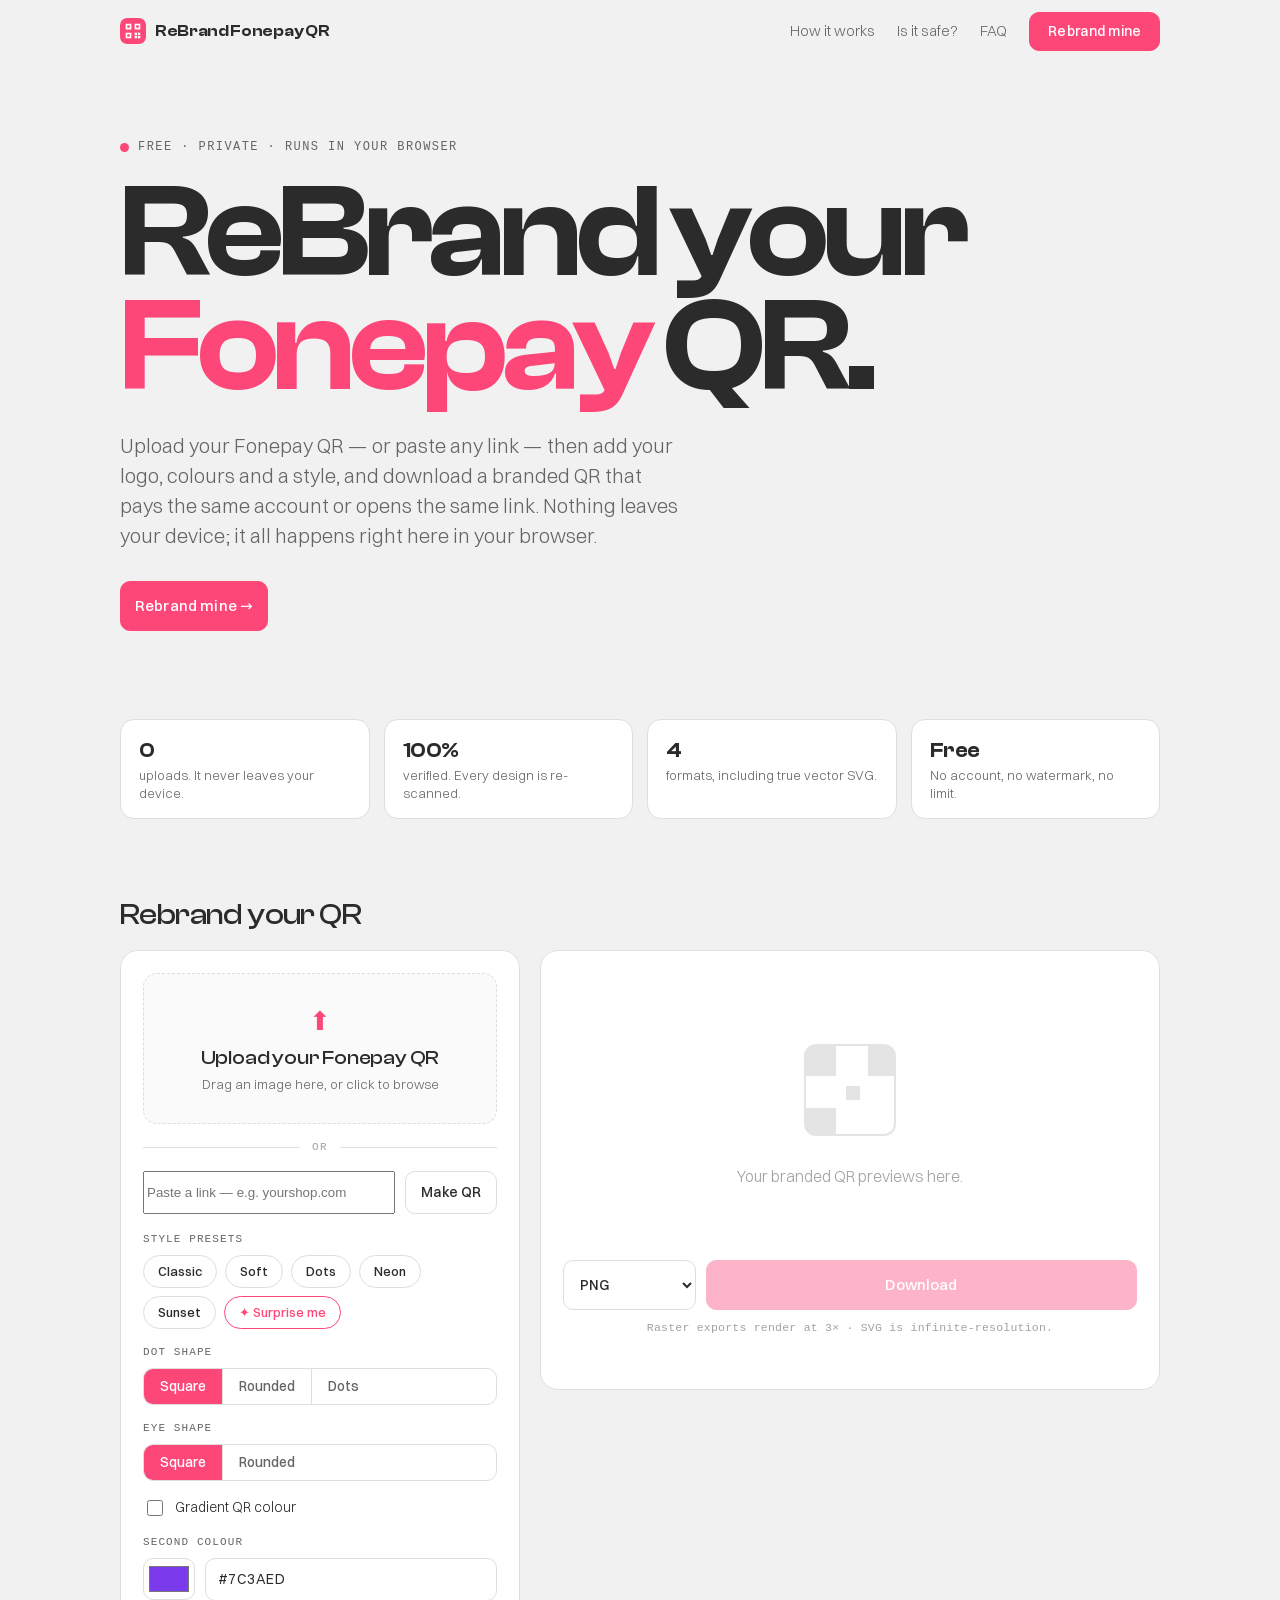
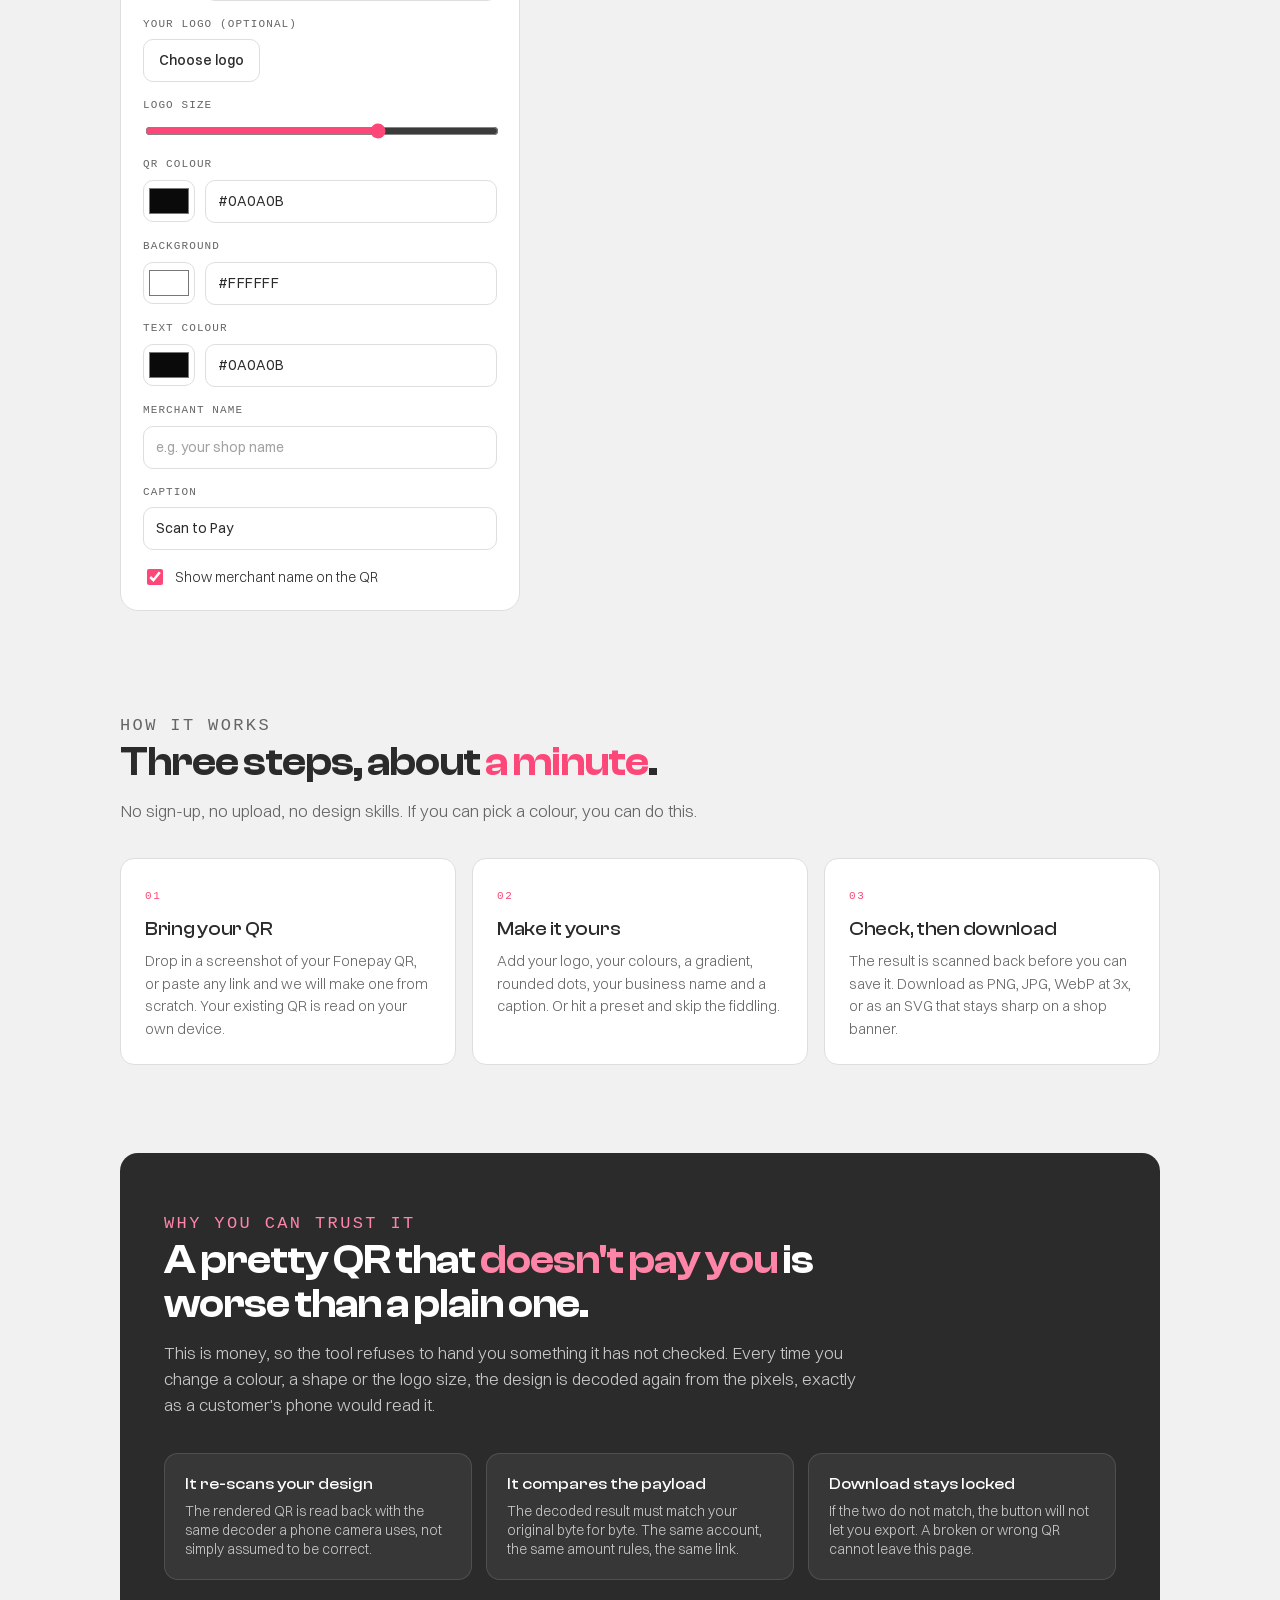
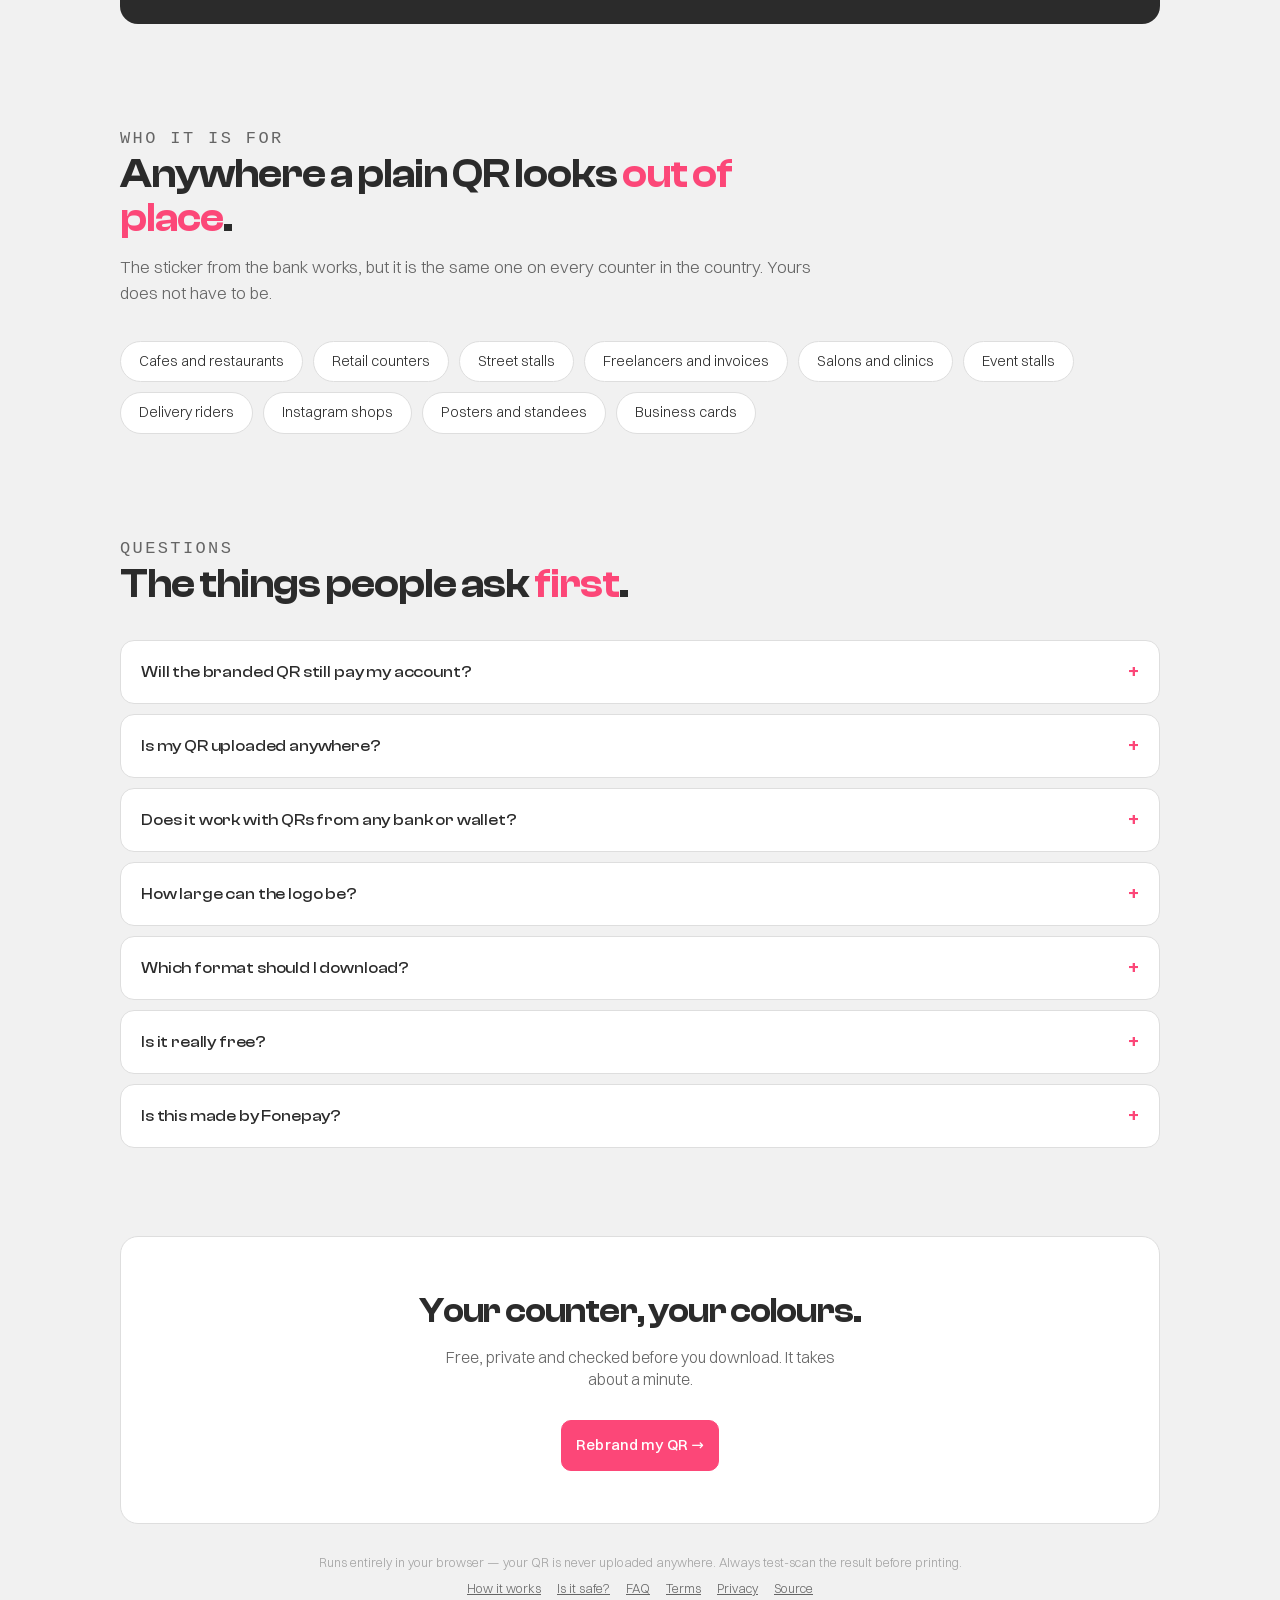
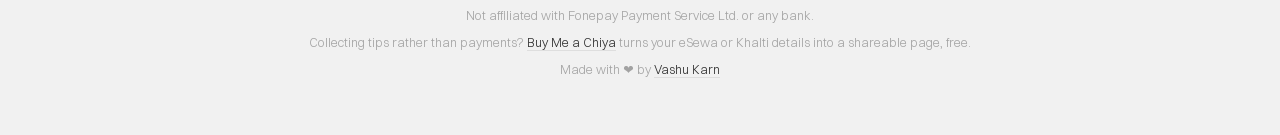
<file: index.html>
<!doctype html>
<html lang="en">
<head>
  <meta charset="utf-8">
  <meta name="viewport" content="width=device-width, initial-scale=1">

  <!-- Google Tag Manager. This site has its own container, kept
       separate from the portfolio and Buy Me a Chiya containers. -->
  <script>(function(w,d,s,l,i){w[l]=w[l]||[];w[l].push({'gtm.start':
  new Date().getTime(),event:'gtm.js'});var f=d.getElementsByTagName(s)[0],
  j=d.createElement(s),dl=l!='dataLayer'?'&l='+l:'';j.async=true;j.src=
  'https://www.googletagmanager.com/gtm.js?id='+i+dl;f.parentNode.insertBefore(j,f);
  })(window,document,'script','dataLayer','GTM-MTWSJGR3');</script>
  <!-- End Google Tag Manager -->

  <title>ReBrand Fonepay QR — Add Your Logo &amp; Colours to a Fonepay QR</title>
  <meta name="description" content="Free tool to rebrand your Fonepay QR. Add your logo, colours and business name, then download a custom QR that pays the exact same account. Runs entirely in your browser — nothing is uploaded.">
  <link rel="canonical" href="https://rebrandfonepayqr.vijaykarn.com.np/">
  <meta name="robots" content="index, follow">
  <meta name="theme-color" content="#fc4778">

  <!-- Open Graph / social -->
  <meta property="og:type" content="website">
  <meta property="og:site_name" content="ReBrand Fonepay QR">
  <meta property="og:title" content="ReBrand Fonepay QR — add your logo &amp; colours to a Fonepay QR">
  <meta property="og:description" content="Upload your Fonepay QR, add your logo and colours, and download a branded one that pays the same account. Free and private — runs in your browser.">
  <meta property="og:url" content="https://rebrandfonepayqr.vijaykarn.com.np/">
  <meta property="og:image" content="https://rebrandfonepayqr.vijaykarn.com.np/og-image.png">
  <meta property="og:image:width" content="1200">
  <meta property="og:image:height" content="630">
  <meta name="twitter:card" content="summary_large_image">
  <meta name="twitter:title" content="ReBrand Fonepay QR">
  <meta name="twitter:description" content="Add your logo &amp; colours to a Fonepay QR — free, private, in your browser.">
  <meta name="twitter:image" content="https://rebrandfonepayqr.vijaykarn.com.np/og-image.png">

  <link rel="icon" href="favicon.ico" sizes="any">
  <link rel="icon" href="favicon.svg" type="image/svg+xml">
  <link rel="icon" type="image/png" sizes="192x192" href="icon-192.png">
  <link rel="apple-touch-icon" href="apple-touch-icon.png">
  <link rel="preload" href="lib/fonts/clash-display-600.woff2" as="font" type="font/woff2" crossorigin>
  <link rel="preload" href="lib/fonts/switzer-300.woff2" as="font" type="font/woff2" crossorigin>
  <link rel="stylesheet" href="style.css?v=2">

  <script type="application/ld+json">
  {
    "@context": "https://schema.org",
    "@type": "WebApplication",
    "name": "ReBrand Fonepay QR",
    "url": "https://rebrandfonepayqr.vijaykarn.com.np/",
    "description": "Free tool to rebrand a Fonepay QR with your logo, colours and business name. The redesigned QR pays the same account. Runs entirely in the browser.",
    "applicationCategory": "UtilitiesApplication",
    "operatingSystem": "Any (web browser)",
    "browserRequirements": "Requires JavaScript",
    "offers": { "@type": "Offer", "price": "0", "priceCurrency": "NPR" }
  }
  </script>

  <script type="application/ld+json">
  {
    "@context": "https://schema.org",
    "@type": "FAQPage",
    "mainEntity": [
      {
        "@type": "Question",
        "name": "Will the branded QR still pay my account?",
        "acceptedAnswer": {
          "@type": "Answer",
          "text": "Yes, and the tool proves it rather than promising it. The design you download has been decoded back from its own pixels and matched against your original payload. If anything differs, the download is blocked. That said, always test-scan with your own phone before printing a hundred copies."
        }
      },
      {
        "@type": "Question",
        "name": "Is my QR uploaded anywhere?",
        "acceptedAnswer": {
          "@type": "Answer",
          "text": "No. There is no server to upload it to. The page loads, and everything after that happens in your browser using your own device. You can turn off your internet after the page loads and the tool still works."
        }
      },
      {
        "@type": "Question",
        "name": "Does it work with QRs from any bank or wallet?",
        "acceptedAnswer": {
          "@type": "Answer",
          "text": "It works with any standard payment QR, including Fonepay QRs from Nepali banks and wallets, because it preserves whatever data is already encoded rather than rebuilding it. It also handles plain links, Wi-Fi codes and anything else a QR can carry."
        }
      },
      {
        "@type": "Question",
        "name": "How large can the logo be?",
        "acceptedAnswer": {
          "@type": "Answer",
          "text": "The slider stops at about a quarter of the code, because beyond roughly 30% even high error correction starts to fail. The tool uses the strongest correction level so a centre logo is safe, and the re-scan check catches anything that goes too far."
        }
      },
      {
        "@type": "Question",
        "name": "Which format should I download?",
        "acceptedAnswer": {
          "@type": "Answer",
          "text": "SVG for anything printed, since it stays sharp at any size, from a business card to a shop banner. PNG for screens and social posts. JPG and WebP are there for when a platform insists on them. Raster exports render at 3x so they hold up in print."
        }
      },
      {
        "@type": "Question",
        "name": "Is it really free?",
        "acceptedAnswer": {
          "@type": "Answer",
          "text": "Yes. No account, no watermark, no limit on how many you make. The code is open source under the MIT licence, so you can read exactly what it does or run your own copy."
        }
      },
      {
        "@type": "Question",
        "name": "Is this made by Fonepay?",
        "acceptedAnswer": {
          "@type": "Answer",
          "text": "No. It is an independent tool and is not affiliated with, endorsed by or connected to Fonepay Payment Service Ltd. or any bank. It re-renders a QR you already have and never moves money."
        }
      }
    ]
  }
  </script>
</head>
<body>

  <!-- Google Tag Manager (noscript) -->
  <noscript><iframe src="https://www.googletagmanager.com/ns.html?id=GTM-MTWSJGR3"
  height="0" width="0" style="display:none;visibility:hidden"></iframe></noscript>
  <!-- End Google Tag Manager (noscript) -->
  <a class="skip" href="#tool">Skip to the tool</a>

  <nav class="nav" id="nav" aria-label="Primary">
    <div class="nav-inner">
      <a class="brand" href="/"><img src="favicon.svg" alt="" width="26" height="26">ReBrand Fonepay QR</a>
      <div class="nav-links">
        <a href="#how">How it works</a>
        <a href="#safe">Is it safe?</a>
        <a href="#faq">FAQ</a>
        <a class="btn primary" href="#tool">Rebrand mine</a>
      </div>
    </div>
  </nav>

  <header class="hero">
    <p class="eyebrow"><span class="dot"></span> Free · Private · Runs in your browser</p>
    <h1 class="hero-title">ReBrand your <em>Fonepay</em> QR.</h1>
    <p class="hero-sub">Upload your Fonepay QR — or paste any link — then add your logo, colours and a style, and download a branded QR that pays the same account or opens the same link. Nothing leaves your device; it all happens right here in your browser.</p>
    <a href="#tool" class="btn primary hero-cta">Rebrand mine →</a>
  </header>

  <div class="trust">
    <div><b>0</b><span>uploads. It never leaves your device.</span></div>
    <div><b>100%</b><span>verified. Every design is re-scanned.</span></div>
    <div><b>4</b><span>formats, including true vector SVG.</span></div>
    <div><b>Free</b><span>No account, no watermark, no limit.</span></div>
  </div>

  <h2 class="tool-heading" id="tool">Rebrand your QR</h2>
  <main class="grid">
    <!-- Controls -->
    <section class="panel" aria-label="Design controls">
      <label class="drop" id="drop">
        <input type="file" id="qrFile" accept="image/*" hidden>
        <div class="drop-inner">
          <div class="drop-ico">⬆</div>
          <div><strong>Upload your Fonepay QR</strong></div>
          <div class="muted">Drag an image here, or click to browse</div>
        </div>
      </label>

      <div class="or"><span>or</span></div>
      <div class="linkrow">
        <input type="url" id="linkInput" placeholder="Paste a link — e.g. yourshop.com" inputmode="url" spellcheck="false" autocomplete="off">
        <button type="button" id="linkGo" class="btn">Make QR</button>
      </div>

      <div id="detected" class="banner" hidden></div>

      <div id="controls" hidden>
        <div class="field">
          <label>Style presets</label>
          <div class="chips" id="presets">
            <button type="button" class="chip" data-preset="classic">Classic</button>
            <button type="button" class="chip" data-preset="soft">Soft</button>
            <button type="button" class="chip" data-preset="dots">Dots</button>
            <button type="button" class="chip" data-preset="neon">Neon</button>
            <button type="button" class="chip" data-preset="sunset">Sunset</button>
            <button type="button" class="chip surprise" id="surprise">✦ Surprise me</button>
          </div>
        </div>

        <div class="field">
          <label>Dot shape</label>
          <div class="seg" id="dotShape" role="group" aria-label="Dot shape">
            <button type="button" data-val="square" class="on">Square</button>
            <button type="button" data-val="rounded">Rounded</button>
            <button type="button" data-val="dots">Dots</button>
          </div>
        </div>

        <div class="field">
          <label>Eye shape</label>
          <div class="seg" id="eyeShape" role="group" aria-label="Finder eye shape">
            <button type="button" data-val="square" class="on">Square</button>
            <button type="button" data-val="rounded">Rounded</button>
          </div>
        </div>

        <label class="check">
          <input type="checkbox" id="gradient">
          Gradient QR colour
        </label>
        <div class="field" id="fg2Field" hidden>
          <label for="fg2">Second colour</label>
          <div class="color-row">
            <input type="color" id="fg2" value="#7c3aed">
            <input type="text" id="fg2Hex" class="hex" value="#7C3AED" maxlength="7" spellcheck="false" aria-label="Second colour hex">
          </div>
        </div>

        <div class="field">
          <label>Your logo (optional)</label>
          <div class="row">
            <label class="btn file">
              <input type="file" id="logoFile" accept="image/*" hidden>
              Choose logo
            </label>
            <button id="removeLogo" class="btn ghost" hidden>Remove</button>
          </div>
        </div>

        <div class="field">
          <label for="logoSize">Logo size</label>
          <input type="range" id="logoSize" min="8" max="26" value="20">
        </div>

        <div class="field">
          <label for="fg">QR colour</label>
          <div class="color-row">
            <input type="color" id="fg" value="#0a0a0b">
            <input type="text" id="fgHex" class="hex" value="#0a0a0b" maxlength="7" spellcheck="false" aria-label="QR colour hex">
          </div>
        </div>
        <div class="field">
          <label for="bg">Background</label>
          <div class="color-row">
            <input type="color" id="bg" value="#ffffff">
            <input type="text" id="bgHex" class="hex" value="#ffffff" maxlength="7" spellcheck="false" aria-label="Background hex">
          </div>
        </div>
        <div class="field">
          <label for="tx">Text colour</label>
          <div class="color-row">
            <input type="color" id="tx" value="#0a0a0b">
            <input type="text" id="txHex" class="hex" value="#0a0a0b" maxlength="7" spellcheck="false" aria-label="Text colour hex">
          </div>
        </div>

        <div class="field">
          <label for="merchant">Merchant name</label>
          <input type="text" id="merchant" maxlength="40" placeholder="e.g. your shop name">
        </div>

        <div class="field">
          <label for="caption">Caption</label>
          <input type="text" id="caption" value="Scan to Pay" maxlength="40" placeholder="e.g. Scan to Pay">
        </div>

        <label class="check">
          <input type="checkbox" id="showMerchant" checked>
          Show merchant name on the QR
        </label>
      </div>
    </section>

    <!-- Preview -->
    <section class="panel preview" aria-label="Preview">
      <div id="empty" class="empty">
        <div class="empty-qr"></div>
        <p>Your branded QR previews here.</p>
      </div>
      <canvas id="canvas" aria-label="Branded QR preview"></canvas>
      <div id="verify" class="verify" hidden></div>
      <div class="export">
        <select id="format" aria-label="Export format">
          <option value="png">PNG</option>
          <option value="jpg">JPG</option>
          <option value="webp">WebP</option>
          <option value="svg">SVG · vector</option>
        </select>
        <button id="download" class="btn primary" disabled>Download</button>
      </div>
      <p class="export-note">Raster exports render at 3× · SVG is infinite-resolution.</p>
    </section>
  </main>


  <section class="section" id="how">
    <div class="section-head">
      <p class="kicker">How it works</p>
      <h2>Three steps, about <em>a minute</em>.</h2>
      <p>No sign-up, no upload, no design skills. If you can pick a colour, you can do this.</p>
    </div>
    <div class="cards">
      <div class="card">
        <span class="num">01</span>
        <h3>Bring your QR</h3>
        <p>Drop in a screenshot of your Fonepay QR, or paste any link and we will make one from scratch. Your existing QR is read on your own device.</p>
      </div>
      <div class="card">
        <span class="num">02</span>
        <h3>Make it yours</h3>
        <p>Add your logo, your colours, a gradient, rounded dots, your business name and a caption. Or hit a preset and skip the fiddling.</p>
      </div>
      <div class="card">
        <span class="num">03</span>
        <h3>Check, then download</h3>
        <p>The result is scanned back before you can save it. Download as PNG, JPG, WebP at 3x, or as an SVG that stays sharp on a shop banner.</p>
      </div>
    </div>
  </section>

  <section class="section" id="safe">
    <div class="safety">
      <div class="section-head">
        <p class="kicker">Why you can trust it</p>
        <h2>A pretty QR that <em>doesn't pay you</em> is worse than a plain one.</h2>
        <p>This is money, so the tool refuses to hand you something it has not checked. Every time you change a colour, a shape or the logo size, the design is decoded again from the pixels, exactly as a customer's phone would read it.</p>
      </div>
      <div class="steps">
        <div>
          <b>It re-scans your design</b>
          <p>The rendered QR is read back with the same decoder a phone camera uses, not simply assumed to be correct.</p>
        </div>
        <div>
          <b>It compares the payload</b>
          <p>The decoded result must match your original byte for byte. The same account, the same amount rules, the same link.</p>
        </div>
        <div>
          <b>Download stays locked</b>
          <p>If the two do not match, the button will not let you export. A broken or wrong QR cannot leave this page.</p>
        </div>
      </div>
    </div>
  </section>

  <section class="section" id="uses">
    <div class="section-head">
      <p class="kicker">Who it is for</p>
      <h2>Anywhere a plain QR looks <em>out of place</em>.</h2>
      <p>The sticker from the bank works, but it is the same one on every counter in the country. Yours does not have to be.</p>
    </div>
    <div class="uses">
      <span>Cafes and restaurants</span>
      <span>Retail counters</span>
      <span>Street stalls</span>
      <span>Freelancers and invoices</span>
      <span>Salons and clinics</span>
      <span>Event stalls</span>
      <span>Delivery riders</span>
      <span>Instagram shops</span>
      <span>Posters and standees</span>
      <span>Business cards</span>
    </div>
  </section>

  <section class="section" id="faq">
    <div class="section-head">
      <p class="kicker">Questions</p>
      <h2>The things people ask <em>first</em>.</h2>
    </div>
    <div class="faq">
      <details>
        <summary>Will the branded QR still pay my account?</summary>
        <p>Yes, and the tool proves it rather than promising it. The design you download has been decoded back from its own pixels and matched against your original payload. If anything differs, the download is blocked. That said, always test-scan with your own phone before printing a hundred copies.</p>
      </details>
      <details>
        <summary>Is my QR uploaded anywhere?</summary>
        <p>No. There is no server to upload it to. The page loads, and everything after that happens in your browser using your own device. You can turn off your internet after the page loads and the tool still works.</p>
      </details>
      <details>
        <summary>Does it work with QRs from any bank or wallet?</summary>
        <p>It works with any standard payment QR, including Fonepay QRs from Nepali banks and wallets, because it preserves whatever data is already encoded rather than rebuilding it. It also handles plain links, Wi-Fi codes and anything else a QR can carry.</p>
      </details>
      <details>
        <summary>How large can the logo be?</summary>
        <p>The slider stops at about a quarter of the code, because beyond roughly 30% even high error correction starts to fail. The tool uses the strongest correction level so a centre logo is safe, and the re-scan check catches anything that goes too far.</p>
      </details>
      <details>
        <summary>Which format should I download?</summary>
        <p>SVG for anything printed, since it stays sharp at any size, from a business card to a shop banner. PNG for screens and social posts. JPG and WebP are there for when a platform insists on them. Raster exports render at 3x so they hold up in print.</p>
      </details>
      <details>
        <summary>Is it really free?</summary>
        <p>Yes. No account, no watermark, no limit on how many you make. The code is open source under the MIT licence, so you can read exactly what it does or run your own copy.</p>
      </details>
      <details>
        <summary>Is this made by Fonepay?</summary>
        <p>No. It is an independent tool and is not affiliated with, endorsed by or connected to Fonepay Payment Service Ltd. or any bank. It re-renders a QR you already have and never moves money.</p>
      </details>
    </div>
  </section>

  <section class="cta-band">
    <h2>Your counter, your colours.</h2>
    <p>Free, private and checked before you download. It takes about a minute.</p>
    <a href="#tool" class="btn primary hero-cta">Rebrand my QR →</a>
  </section>

  <footer class="foot">
    <p>Runs entirely in your browser — your QR is never uploaded anywhere.
    Always test-scan the result before printing.</p>
    <p class="links">
      <a href="#how">How it works</a>
      <a href="#safe">Is it safe?</a>
      <a href="#faq">FAQ</a>
      <a href="terms.html">Terms</a>
      <a href="privacy.html">Privacy</a>
      <a href="https://github.com/vashukarn/fonepay-qr-studio" target="_blank" rel="noopener">Source</a>
    </p>
    <p>Not affiliated with Fonepay Payment Service Ltd. or any bank.</p>
    <p class="credit">Collecting tips rather than payments?
      <a href="https://buymeachiya.vijaykarn.com.np/" target="_blank" rel="noopener">Buy Me a Chiya</a>
      turns your eSewa or Khalti details into a shareable page, free.</p>
    <p class="credit">Made with <span aria-hidden="true">❤️</span><span class="sr-only">love</span> by
      <a href="https://vijaykarn.com.np/" target="_blank" rel="noopener">Vashu Karn</a></p>
  </footer>

  <script>
    // hairline under the nav only once the page has moved
    var nav = document.getElementById('nav');
    addEventListener('scroll', function () {
      nav.classList.toggle('stuck', scrollY > 8);
    }, { passive: true });

    // highlight whichever section is in view, so the nav says where you are
    var links = {};
    document.querySelectorAll('.nav-links a[href^="#"]').forEach(function (a) {
      links[a.getAttribute('href').slice(1)] = a;
    });
    var seen = new IntersectionObserver(function (entries) {
      entries.forEach(function (e) {
        var a = links[e.target.id];
        if (a) a.setAttribute('aria-current', e.isIntersecting ? 'true' : 'false');
      });
    }, { rootMargin: '-45% 0px -50% 0px' });
    Object.keys(links).forEach(function (id) {
      var el = document.getElementById(id);
      if (el) seen.observe(el);
    });
  </script>

  <script src="lib/jsQR.js"></script>
  <script src="lib/qrcode-generator.js"></script>
  <script type="module" src="app.js"></script>
</body>
</html>
</file>
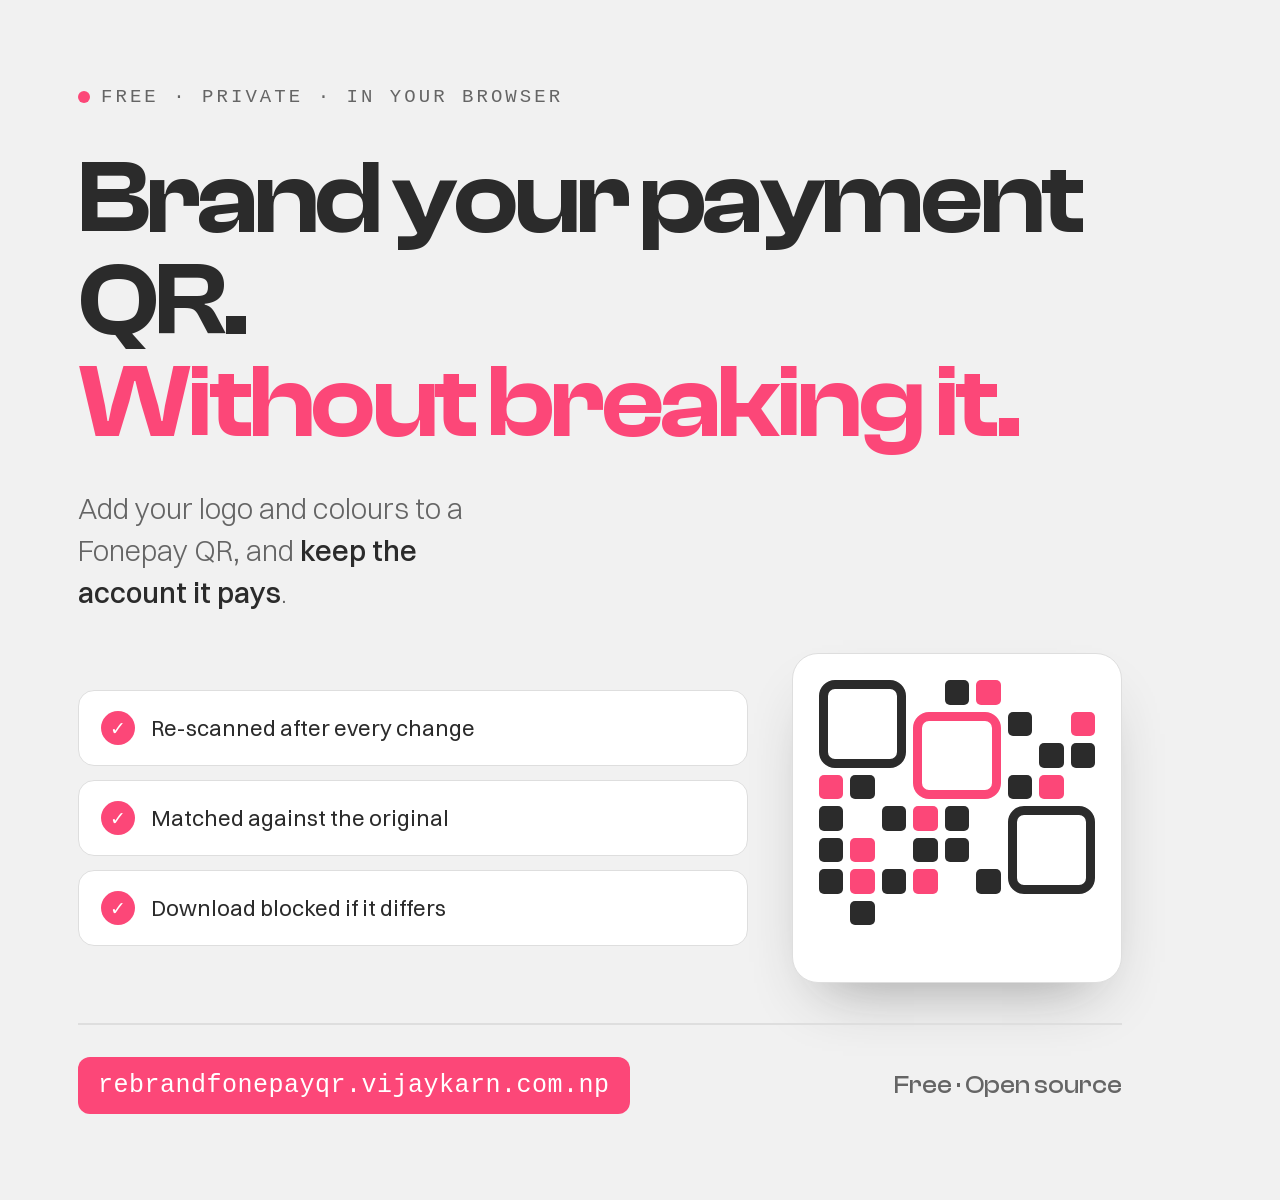
<file: linkedin-source.html>
<!doctype html>
<html>
<head>
<meta charset="utf-8">
<style>
@font-face { font-family:"Clash Display"; src:url("lib/fonts/clash-display-600.woff2") format("woff2"); font-weight:600; }
@font-face { font-family:"Clash Display"; src:url("lib/fonts/clash-display-500.woff2") format("woff2"); font-weight:500; }
@font-face { font-family:"Switzer"; src:url("lib/fonts/switzer-300.woff2") format("woff2"); font-weight:300; }
@font-face { font-family:"Switzer"; src:url("lib/fonts/switzer-400.woff2") format("woff2"); font-weight:400; }
@font-face { font-family:"Switzer"; src:url("lib/fonts/switzer-500.woff2") format("woff2"); font-weight:500; }

*{margin:0;padding:0;box-sizing:border-box}
html,body{width:1200px;height:1200px;overflow:hidden}
body{
  background:#f1f1f1;color:#2b2b2b;font-family:"Switzer",system-ui,sans-serif;font-weight:300;
  padding:86px 78px;display:flex;flex-direction:column;
}
.eyebrow{
  display:inline-flex;align-items:center;gap:11px;align-self:flex-start;
  font-family:ui-monospace,monospace;font-size:19px;letter-spacing:.16em;text-transform:uppercase;color:#656565;
}
.eyebrow .dot{width:12px;height:12px;border-radius:50%;background:#fc4778}

h1{
  font-family:"Clash Display",sans-serif;font-weight:600;letter-spacing:-.035em;
  font-size:104px;line-height:.98;margin-top:40px;
}
h1 em{font-style:normal;color:#fc4778}

.sub{font-size:29px;line-height:1.45;color:#656565;margin-top:34px;max-width:24ch}
.sub b{color:#2b2b2b;font-weight:500}

.mid{display:flex;align-items:center;gap:44px;margin-top:auto;margin-bottom:auto}

/* the verification story, told as a chip row */
.checks{flex:1;display:grid;gap:14px}
.check{
  background:#fff;border:1px solid #dedede;border-radius:16px;padding:20px 22px;
  display:flex;align-items:center;gap:16px;
}
.check .tick{
  flex:none;width:34px;height:34px;border-radius:50%;background:#fc4778;color:#fff;
  display:grid;place-items:center;font-size:19px;font-weight:500;
}
.check span{font-size:22px;font-weight:400}

/* a stylised branded QR, drawn not screenshotted */
.qr{
  flex:none;width:330px;height:330px;background:#fff;border:1px solid #dedede;border-radius:26px;
  padding:26px;box-shadow:0 30px 60px -30px rgba(43,43,43,.45);
  display:grid;grid-template-columns:repeat(9,1fr);grid-template-rows:repeat(9,1fr);gap:7px;
}
.qr i{border-radius:5px;background:#2b2b2b;display:block}
.qr i.a{background:#fc4778}
.qr i.o{background:transparent}
.qr .eye{grid-column:span 3;grid-row:span 3;border:9px solid #2b2b2b;border-radius:16px;background:transparent}
.qr .eye.p{border-color:#fc4778}

.foot{display:flex;align-items:center;justify-content:space-between;gap:24px;border-top:2px solid #dedede;padding-top:32px}
.url{
  font-family:ui-monospace,monospace;font-size:25px;letter-spacing:.02em;
  background:#fc4778;color:#fff;border-radius:12px;padding:14px 20px;
}
.by{font-family:"Clash Display",sans-serif;font-weight:500;font-size:25px;color:#656565}
</style>
</head>
<body>
  <p class="eyebrow"><span class="dot"></span> Free · Private · In your browser</p>

  <h1>Brand your payment QR.<br><em>Without breaking it.</em></h1>
  <p class="sub">Add your logo and colours to a Fonepay QR, and <b>keep the account it pays</b>.</p>

  <div class="mid">
    <div class="checks">
      <div class="check"><span class="tick">✓</span><span>Re-scanned after every change</span></div>
      <div class="check"><span class="tick">✓</span><span>Matched against the original</span></div>
      <div class="check"><span class="tick">✓</span><span>Download blocked if it differs</span></div>
    </div>

    <div class="qr" aria-hidden="true">
      <div class="eye"></div><i class="o"></i><i></i><i class="a"></i><i class="o"></i><div class="eye p"></div>
      <i></i><i class="o"></i><i class="a"></i>
      <i class="o"></i><i></i><i></i>
      <i class="a"></i><i></i><i class="o"></i><i></i><i class="a"></i><i class="o"></i>
      <i></i><i class="o"></i><i></i><i class="a"></i><i></i><i class="o"></i>
      <div class="eye"></div><i></i><i class="a"></i><i class="o"></i><i></i><i></i>
      <i class="o"></i><i></i><i class="a"></i>
      <i></i><i class="a"></i><i class="o"></i><i></i><i class="o"></i><i></i>
    </div>
  </div>

  <div class="foot">
    <span class="url">rebrandfonepayqr.vijaykarn.com.np</span>
    <span class="by">Free · Open source</span>
  </div>
</body>
</html>
</file>
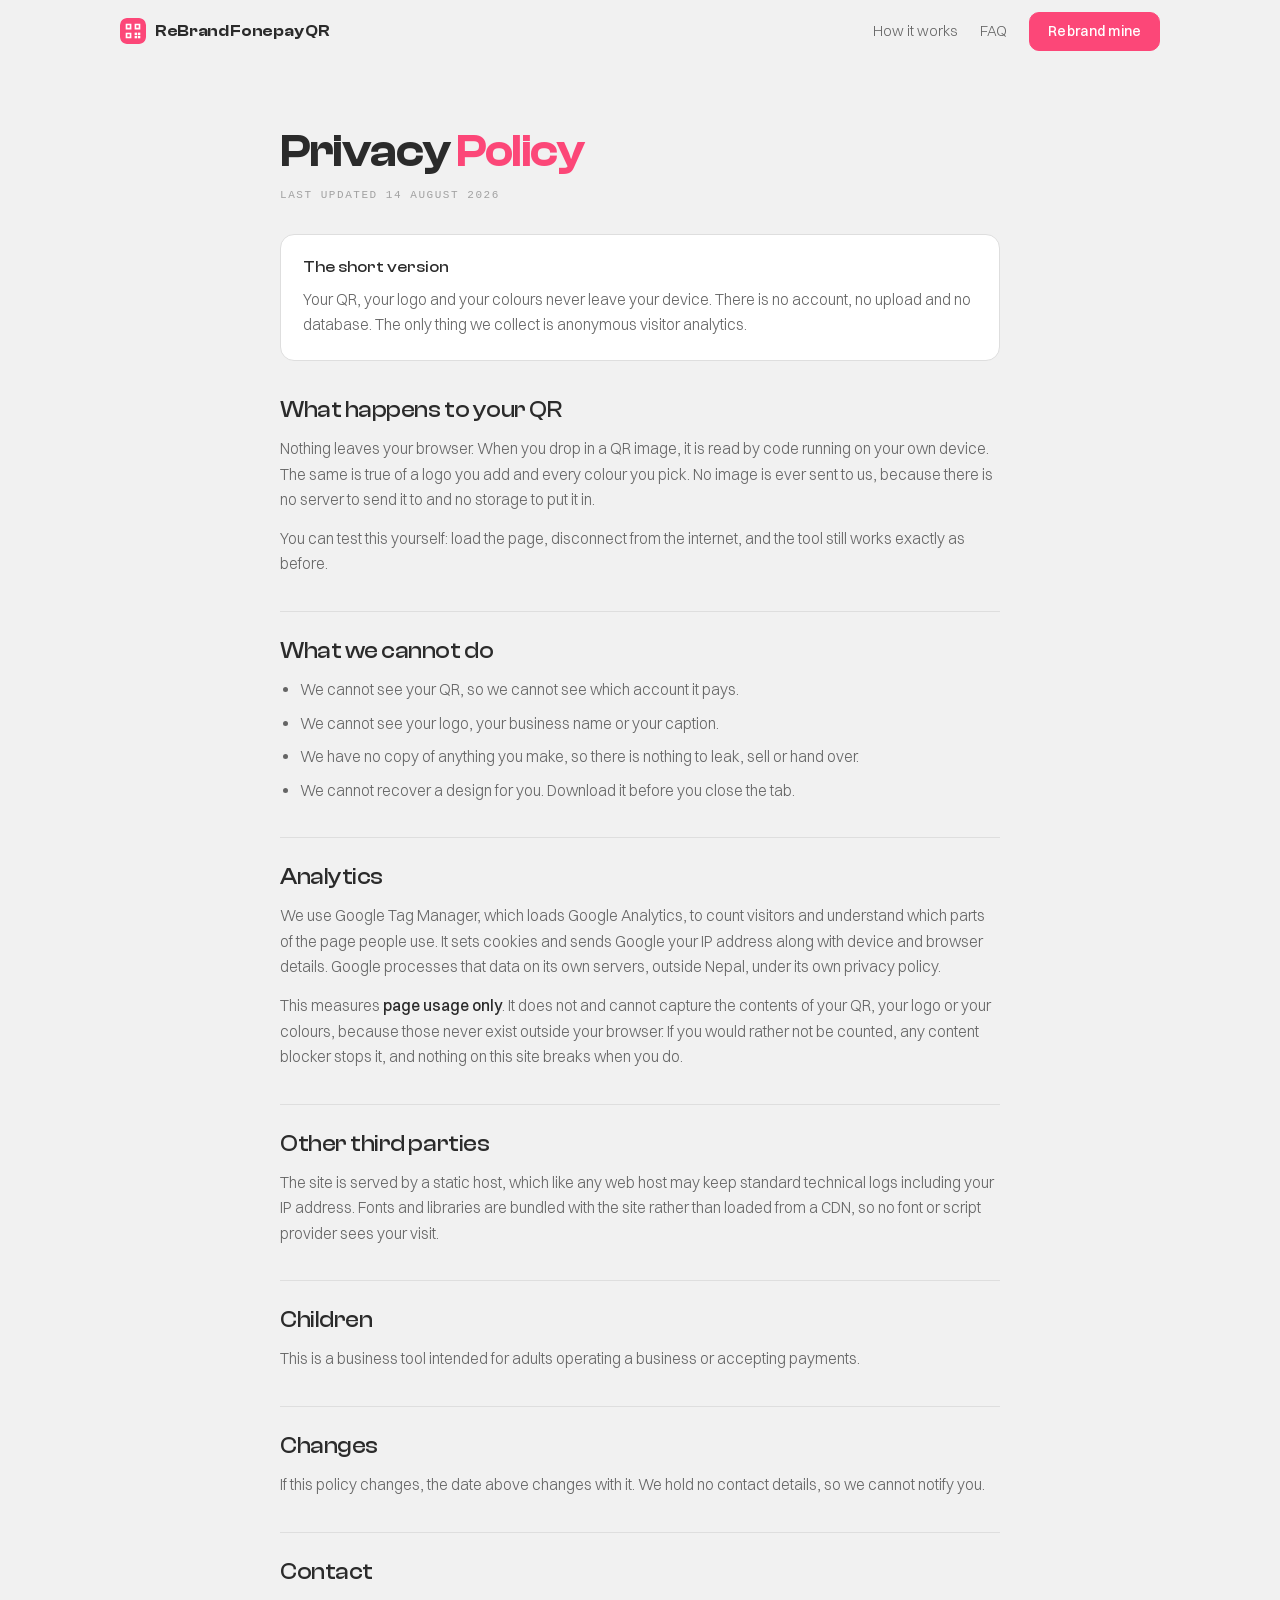
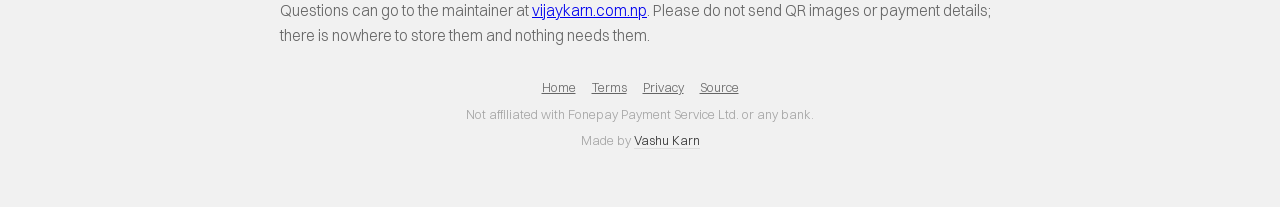
<file: privacy.html>
<!doctype html>
<html lang="en">
<head>
  <meta charset="utf-8">
  <meta name="viewport" content="width=device-width, initial-scale=1">

  <!-- Google Tag Manager -->
  <script>(function(w,d,s,l,i){w[l]=w[l]||[];w[l].push({'gtm.start':
  new Date().getTime(),event:'gtm.js'});var f=d.getElementsByTagName(s)[0],
  j=d.createElement(s),dl=l!='dataLayer'?'&l='+l:'';j.async=true;j.src=
  'https://www.googletagmanager.com/gtm.js?id='+i+dl;f.parentNode.insertBefore(j,f);
  })(window,document,'script','dataLayer','GTM-MTWSJGR3');</script>
  <!-- End Google Tag Manager -->

  <title>Privacy Policy — ReBrand Fonepay QR</title>
  <meta name="description" content="Your QR, logo and colours never leave your device. No uploads, no account, no database. Here is exactly what that means.">
  <link rel="canonical" href="https://rebrandfonepayqr.vijaykarn.com.np/privacy.html">
  <meta name="theme-color" content="#fc4778">
  <meta property="og:type" content="website">
  <meta property="og:site_name" content="ReBrand Fonepay QR">
  <meta property="og:title" content="Privacy Policy — ReBrand Fonepay QR">
  <meta property="og:description" content="Your QR, logo and colours never leave your device. No uploads, no account, no database. Here is exactly what that means.">
  <meta property="og:url" content="https://rebrandfonepayqr.vijaykarn.com.np/privacy.html">
  <meta property="og:image" content="https://rebrandfonepayqr.vijaykarn.com.np/og-image.png">
  <meta name="twitter:card" content="summary_large_image">

  <link rel="icon" href="favicon.ico" sizes="any">
  <link rel="icon" href="favicon.svg" type="image/svg+xml">
  <link rel="icon" type="image/png" sizes="192x192" href="icon-192.png">
  <link rel="apple-touch-icon" href="apple-touch-icon.png">
  <link rel="stylesheet" href="style.css?v=2">
</head>
<body>

  <!-- Google Tag Manager (noscript) -->
  <noscript><iframe src="https://www.googletagmanager.com/ns.html?id=GTM-MTWSJGR3"
  height="0" width="0" style="display:none;visibility:hidden"></iframe></noscript>
  <!-- End Google Tag Manager (noscript) -->

  <nav class="nav" id="nav">
    <div class="nav-inner">
      <a class="brand" href="/"><img src="favicon.svg" alt="" width="26" height="26">ReBrand Fonepay QR</a>
      <div class="nav-links">
        <a href="/#how">How it works</a>
        <a href="/#faq">FAQ</a>
        <a class="btn primary" href="/#tool">Rebrand mine</a>
      </div>
    </div>
  </nav>

  <main class="legal">
    <h1>Privacy <em>Policy</em></h1>
    <p class="updated">Last updated 14 August 2026</p>

    <div class="callout">
      <b>The short version</b>
      <p>Your QR, your logo and your colours never leave your device. There is no account, no upload and no database. The only thing we collect is anonymous visitor analytics.</p>
    </div>

    <h2>What happens to your QR</h2>
    <p>Nothing leaves your browser. When you drop in a QR image, it is read by code running on your own device. The same is true of a logo you add and every colour you pick. No image is ever sent to us, because there is no server to send it to and no storage to put it in.</p>
    <p>You can test this yourself: load the page, disconnect from the internet, and the tool still works exactly as before.</p>

    <h2>What we cannot do</h2>
    <ul>
      <li>We cannot see your QR, so we cannot see which account it pays.</li>
      <li>We cannot see your logo, your business name or your caption.</li>
      <li>We have no copy of anything you make, so there is nothing to leak, sell or hand over.</li>
      <li>We cannot recover a design for you. Download it before you close the tab.</li>
    </ul>

    <h2>Analytics</h2>
    <p>We use Google Tag Manager, which loads Google Analytics, to count visitors and understand which parts of the page people use. It sets cookies and sends Google your IP address along with device and browser details. Google processes that data on its own servers, outside Nepal, under its own privacy policy.</p>
    <p>This measures <strong>page usage only</strong>. It does not and cannot capture the contents of your QR, your logo or your colours, because those never exist outside your browser. If you would rather not be counted, any content blocker stops it, and nothing on this site breaks when you do.</p>

    <h2>Other third parties</h2>
    <p>The site is served by a static host, which like any web host may keep standard technical logs including your IP address. Fonts and libraries are bundled with the site rather than loaded from a CDN, so no font or script provider sees your visit.</p>

    <h2>Children</h2>
    <p>This is a business tool intended for adults operating a business or accepting payments.</p>

    <h2>Changes</h2>
    <p>If this policy changes, the date above changes with it. We hold no contact details, so we cannot notify you.</p>

    <h2>Contact</h2>
    <p>Questions can go to the maintainer at <a href="https://vijaykarn.com.np" target="_blank" rel="noopener">vijaykarn.com.np</a>. Please do not send QR images or payment details; there is nowhere to store them and nothing needs them.</p>
  </main>

  <footer class="foot">
    <p class="links">
      <a href="/">Home</a>
      <a href="terms.html">Terms</a>
      <a href="privacy.html">Privacy</a>
      <a href="https://github.com/vashukarn/fonepay-qr-studio" target="_blank" rel="noopener">Source</a>
    </p>
    <p>Not affiliated with Fonepay Payment Service Ltd. or any bank.</p>
    <p class="credit">Made by <a href="https://vijaykarn.com.np/" target="_blank" rel="noopener">Vashu Karn</a></p>
  </footer>

  <script>
    var nav = document.getElementById('nav');
    addEventListener('scroll', function () { nav.classList.toggle('stuck', scrollY > 8); }, { passive: true });
  </script>
</body>
</html>
</file>
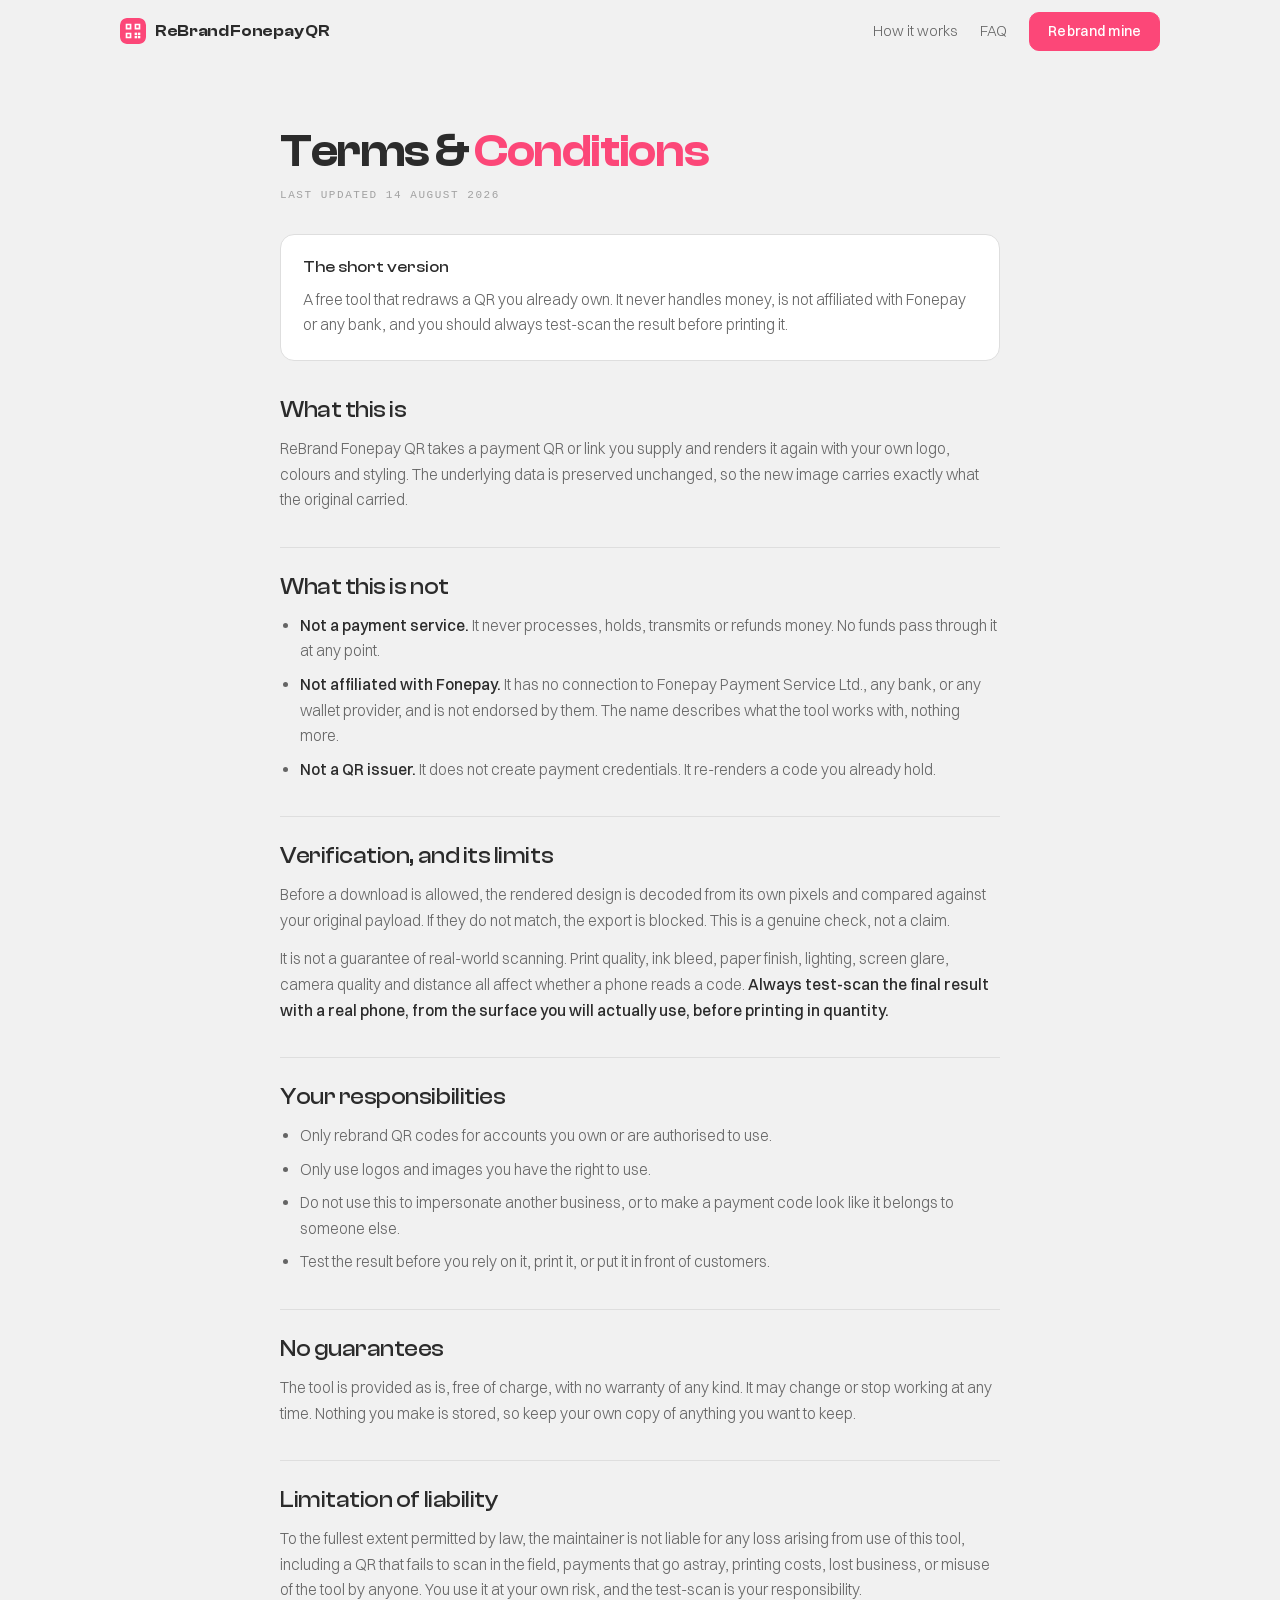
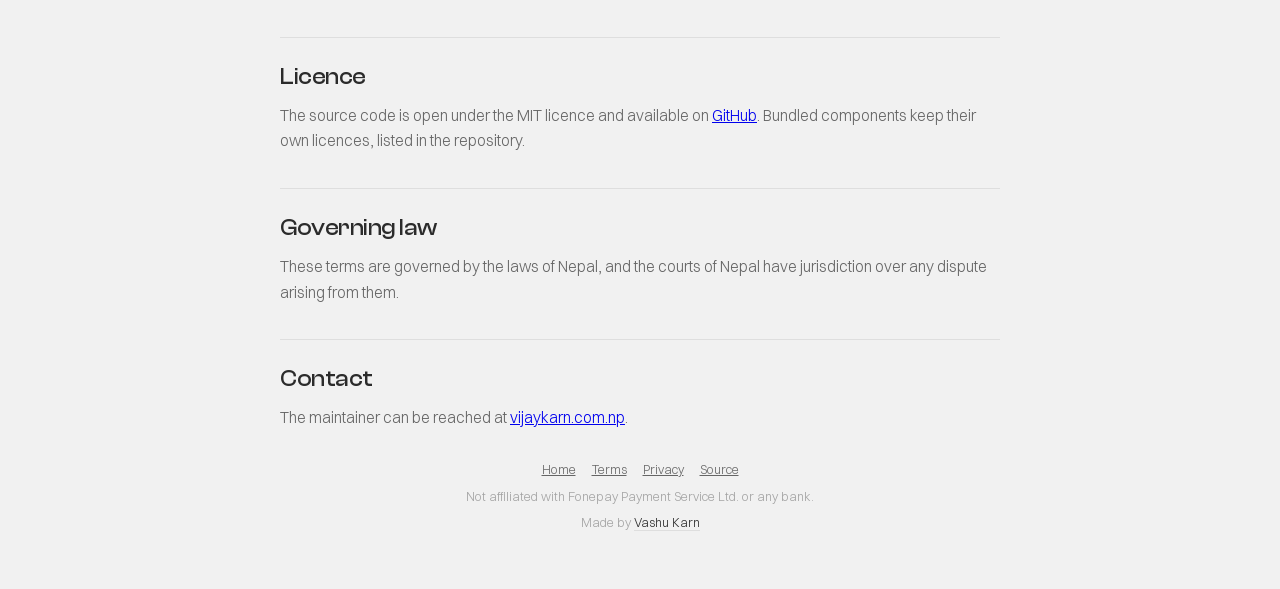
<file: terms.html>
<!doctype html>
<html lang="en">
<head>
  <meta charset="utf-8">
  <meta name="viewport" content="width=device-width, initial-scale=1">

  <!-- Google Tag Manager -->
  <script>(function(w,d,s,l,i){w[l]=w[l]||[];w[l].push({'gtm.start':
  new Date().getTime(),event:'gtm.js'});var f=d.getElementsByTagName(s)[0],
  j=d.createElement(s),dl=l!='dataLayer'?'&l='+l:'';j.async=true;j.src=
  'https://www.googletagmanager.com/gtm.js?id='+i+dl;f.parentNode.insertBefore(j,f);
  })(window,document,'script','dataLayer','GTM-MTWSJGR3');</script>
  <!-- End Google Tag Manager -->

  <title>Terms & Conditions — ReBrand Fonepay QR</title>
  <meta name="description" content="A free tool that redraws a QR you already own. It never handles money and is not affiliated with Fonepay or any bank.">
  <link rel="canonical" href="https://rebrandfonepayqr.vijaykarn.com.np/terms.html">
  <meta name="theme-color" content="#fc4778">
  <meta property="og:type" content="website">
  <meta property="og:site_name" content="ReBrand Fonepay QR">
  <meta property="og:title" content="Terms & Conditions — ReBrand Fonepay QR">
  <meta property="og:description" content="A free tool that redraws a QR you already own. It never handles money and is not affiliated with Fonepay or any bank.">
  <meta property="og:url" content="https://rebrandfonepayqr.vijaykarn.com.np/terms.html">
  <meta property="og:image" content="https://rebrandfonepayqr.vijaykarn.com.np/og-image.png">
  <meta name="twitter:card" content="summary_large_image">

  <link rel="icon" href="favicon.ico" sizes="any">
  <link rel="icon" href="favicon.svg" type="image/svg+xml">
  <link rel="icon" type="image/png" sizes="192x192" href="icon-192.png">
  <link rel="apple-touch-icon" href="apple-touch-icon.png">
  <link rel="stylesheet" href="style.css?v=2">
</head>
<body>

  <!-- Google Tag Manager (noscript) -->
  <noscript><iframe src="https://www.googletagmanager.com/ns.html?id=GTM-MTWSJGR3"
  height="0" width="0" style="display:none;visibility:hidden"></iframe></noscript>
  <!-- End Google Tag Manager (noscript) -->

  <nav class="nav" id="nav">
    <div class="nav-inner">
      <a class="brand" href="/"><img src="favicon.svg" alt="" width="26" height="26">ReBrand Fonepay QR</a>
      <div class="nav-links">
        <a href="/#how">How it works</a>
        <a href="/#faq">FAQ</a>
        <a class="btn primary" href="/#tool">Rebrand mine</a>
      </div>
    </div>
  </nav>

  <main class="legal">
    <h1>Terms &amp; <em>Conditions</em></h1>
    <p class="updated">Last updated 14 August 2026</p>

    <div class="callout">
      <b>The short version</b>
      <p>A free tool that redraws a QR you already own. It never handles money, is not affiliated with Fonepay or any bank, and you should always test-scan the result before printing it.</p>
    </div>

    <h2>What this is</h2>
    <p>ReBrand Fonepay QR takes a payment QR or link you supply and renders it again with your own logo, colours and styling. The underlying data is preserved unchanged, so the new image carries exactly what the original carried.</p>

    <h2>What this is not</h2>
    <ul>
      <li><strong>Not a payment service.</strong> It never processes, holds, transmits or refunds money. No funds pass through it at any point.</li>
      <li><strong>Not affiliated with Fonepay.</strong> It has no connection to Fonepay Payment Service Ltd., any bank, or any wallet provider, and is not endorsed by them. The name describes what the tool works with, nothing more.</li>
      <li><strong>Not a QR issuer.</strong> It does not create payment credentials. It re-renders a code you already hold.</li>
    </ul>

    <h2>Verification, and its limits</h2>
    <p>Before a download is allowed, the rendered design is decoded from its own pixels and compared against your original payload. If they do not match, the export is blocked. This is a genuine check, not a claim.</p>
    <p>It is not a guarantee of real-world scanning. Print quality, ink bleed, paper finish, lighting, screen glare, camera quality and distance all affect whether a phone reads a code. <strong>Always test-scan the final result with a real phone, from the surface you will actually use, before printing in quantity.</strong></p>

    <h2>Your responsibilities</h2>
    <ul>
      <li>Only rebrand QR codes for accounts you own or are authorised to use.</li>
      <li>Only use logos and images you have the right to use.</li>
      <li>Do not use this to impersonate another business, or to make a payment code look like it belongs to someone else.</li>
      <li>Test the result before you rely on it, print it, or put it in front of customers.</li>
    </ul>

    <h2>No guarantees</h2>
    <p>The tool is provided as is, free of charge, with no warranty of any kind. It may change or stop working at any time. Nothing you make is stored, so keep your own copy of anything you want to keep.</p>

    <h2>Limitation of liability</h2>
    <p>To the fullest extent permitted by law, the maintainer is not liable for any loss arising from use of this tool, including a QR that fails to scan in the field, payments that go astray, printing costs, lost business, or misuse of the tool by anyone. You use it at your own risk, and the test-scan is your responsibility.</p>

    <h2>Licence</h2>
    <p>The source code is open under the MIT licence and available on <a href="https://github.com/vashukarn/fonepay-qr-studio" target="_blank" rel="noopener">GitHub</a>. Bundled components keep their own licences, listed in the repository.</p>

    <h2>Governing law</h2>
    <p>These terms are governed by the laws of Nepal, and the courts of Nepal have jurisdiction over any dispute arising from them.</p>

    <h2>Contact</h2>
    <p>The maintainer can be reached at <a href="https://vijaykarn.com.np" target="_blank" rel="noopener">vijaykarn.com.np</a>.</p>
  </main>

  <footer class="foot">
    <p class="links">
      <a href="/">Home</a>
      <a href="terms.html">Terms</a>
      <a href="privacy.html">Privacy</a>
      <a href="https://github.com/vashukarn/fonepay-qr-studio" target="_blank" rel="noopener">Source</a>
    </p>
    <p>Not affiliated with Fonepay Payment Service Ltd. or any bank.</p>
    <p class="credit">Made by <a href="https://vijaykarn.com.np/" target="_blank" rel="noopener">Vashu Karn</a></p>
  </footer>

  <script>
    var nav = document.getElementById('nav');
    addEventListener('scroll', function () { nav.classList.toggle('stuck', scrollY > 8); }, { passive: true });
  </script>
</body>
</html>
</file>
<file: style.css>
/* Self-hosted fonts (Fontshare — free for commercial use, no CDN at runtime). */
@font-face { font-family: "Clash Display"; src: url("lib/fonts/clash-display-500.woff2") format("woff2"); font-weight: 500; font-style: normal; font-display: swap; }
@font-face { font-family: "Clash Display"; src: url("lib/fonts/clash-display-600.woff2") format("woff2"); font-weight: 600; font-style: normal; font-display: swap; }
@font-face { font-family: "Switzer"; src: url("lib/fonts/switzer-300.woff2") format("woff2"); font-weight: 300; font-style: normal; font-display: swap; }
@font-face { font-family: "Switzer"; src: url("lib/fonts/switzer-400.woff2") format("woff2"); font-weight: 400; font-style: normal; font-display: swap; }
@font-face { font-family: "Switzer"; src: url("lib/fonts/switzer-500.woff2") format("woff2"); font-weight: 500; font-style: normal; font-display: swap; }

/* Visual language adapted from incredibles.dev:
   light editorial ground (#f1f1f1), ink #2b2b2b, hot-pink accent #fc4778,
   an oversized display face with tight tracking, and easeOutQuint motion.
   Fonts are free look-alikes (Clash Display ~ Frama, Switzer ~ Neue Montreal). */
:root {
  --bg: #f1f1f1;
  --surface: #ffffff;
  --surface-2: #fafafa;
  --ink: #2b2b2b;
  --muted: #656565;
  --faint: #a2a2a2;
  --line: #dedede;
  --line-2: #eaeaea;
  --accent: #fc4778;
  --accent-ink: #ffffff;
  --ok: #1f9d55;
  --bad: #e0245e;
  --radius: 14px;
  --ease: cubic-bezier(0.23, 1, 0.32, 1);
  --ease-expo: cubic-bezier(0.19, 1, 0.22, 1);

  --font-head: "Clash Display", "Frama", system-ui, sans-serif;
  --font-body: "Switzer", "Neue Montreal", system-ui, -apple-system, sans-serif;
  --font-mono: "Supply Mono", ui-monospace, "SF Mono", Menlo, Consolas, monospace;
  font-family: var(--font-body);
}

* { box-sizing: border-box; }
body {
  margin: 0;
  background: var(--bg);
  color: var(--ink);
  font-family: var(--font-body);
  font-weight: 300;
  line-height: 1.35;
  min-height: 100vh;
  padding: 40px 20px 56px;
  -webkit-font-smoothing: antialiased;
}

/* Motion: staggered fade-up reveal on load, easeOutQuint */
@keyframes fadeUp { from { opacity: 0; transform: translateY(18px); } to { opacity: 1; transform: none; } }
.hero, .grid > .panel, .foot { animation: fadeUp .9s var(--ease) both; }
.hero { animation-delay: .04s; }
.hero-title { animation: fadeUp 1s var(--ease) both; animation-delay: .1s; }
.hero-sub { animation: fadeUp 1s var(--ease) both; animation-delay: .18s; }
.hero-cta { animation: fadeUp 1s var(--ease) both; animation-delay: .26s; }
.grid > .panel:nth-child(1) { animation-delay: .14s; }
.grid > .panel:nth-child(2) { animation-delay: .22s; }
.foot { animation-delay: .3s; }

/* Hero */
.hero { max-width: 1040px; margin: 0 auto; padding: clamp(36px, 8vh, 92px) 0 clamp(30px, 6vh, 64px); }
.eyebrow { display: inline-flex; align-items: center; gap: 9px; font-family: var(--font-mono); font-size: 12px; text-transform: uppercase; letter-spacing: .12em; color: var(--muted); margin: 0 0 22px; }
.eyebrow .dot { width: 9px; height: 9px; border-radius: 50%; background: var(--accent); }
.hero-title {
  font-family: var(--font-head); font-weight: 600;
  font-size: clamp(48px, 11vw, 132px); line-height: .86; letter-spacing: -.045em;
  margin: 0; text-wrap: balance;
}
.hero-title em { font-style: normal; color: var(--accent); }
.hero-sub { max-width: 560px; margin: 26px 0 0; font-size: clamp(16px, 2.3vw, 20px); line-height: 1.5; color: var(--muted); }
.hero-cta { display: inline-flex; width: auto; margin-top: 30px; padding: 14px 26px; text-decoration: none; }
.tool-heading { max-width: 1040px; margin: 0 auto 14px; font-family: var(--font-head); font-weight: 500; font-size: clamp(22px, 3vw, 30px); letter-spacing: -.02em; }

/* Layout */
.grid {
  max-width: 1040px; margin: 0 auto;
  display: grid; grid-template-columns: 400px 1fr; gap: 20px; align-items: start;
}
@media (max-width: 820px) { .grid { grid-template-columns: 1fr; } }

.panel {
  background: var(--surface); border: 1px solid var(--line);
  border-radius: 18px; padding: 22px;
}

/* Dropzone */
.drop {
  display: block; border: 1.5px dashed var(--line); border-radius: var(--radius);
  padding: 30px; text-align: center; cursor: pointer; background: var(--surface-2);
  transition: border-color .4s var(--ease), background .4s var(--ease), transform .4s var(--ease);
}
.drop:hover, .drop.over { border-color: var(--accent); background: #fff5f8; transform: translateY(-2px); }
.drop-inner { display: grid; gap: 5px; }
.drop-ico { font-size: 26px; color: var(--accent); }
.drop-inner strong { font-family: var(--font-head); font-weight: 500; letter-spacing: -.01em; font-size: 20px; }
.muted { color: var(--muted); font-size: 13px; }

/* "or" divider + link input */
.or { display: flex; align-items: center; gap: 12px; margin: 16px 0; color: var(--faint); font-family: var(--font-mono); font-size: 11px; text-transform: uppercase; letter-spacing: .12em; }
.or::before, .or::after { content: ""; flex: 1; height: 1px; background: var(--line); }
.linkrow { display: flex; gap: 10px; }
.linkrow input { flex: 1; min-width: 0; }
.linkrow .btn { flex: 0 0 auto; white-space: nowrap; }

/* Banner */
.banner { margin-top: 16px; padding: 12px 14px; border-radius: var(--radius); font-size: 13.5px; line-height: 1.45; border: 1px solid var(--line); background: var(--surface-2); }
.banner.ok { background: #eefaf1; border-color: #bfe6cb; color: #1a6d3a; }
.banner.warn { background: #fff7e8; border-color: #f0dca6; color: #8a6414; }
.banner.bad { background: #fdeef2; border-color: #f3c2ce; color: #9c2444; }

/* Controls */
#controls { margin-top: 18px; display: grid; gap: 16px; }
.field { display: grid; gap: 8px; }
.field > label { font-family: var(--font-mono); font-size: 11px; text-transform: uppercase; letter-spacing: .1em; color: var(--muted); }
.row { display: flex; gap: 10px; align-items: center; }

input[type="text"] {
  width: 100%; background: var(--surface); border: 1px solid var(--line); color: var(--ink);
  border-radius: 10px; padding: 11px 12px; font-size: 14px; font-family: var(--font-body);
  transition: border-color .3s var(--ease), box-shadow .3s var(--ease);
}
input[type="text"]::placeholder { color: var(--faint); }
input[type="text"]:focus { outline: none; border-color: var(--accent); box-shadow: 0 0 0 3px rgba(252, 71, 120, .15); }
input[type="color"] { width: 100%; height: 42px; background: var(--surface); border: 1px solid var(--line); border-radius: 10px; padding: 3px; cursor: pointer; }
.color-row { display: flex; gap: 10px; align-items: center; }
.color-row input[type="color"] { flex: 0 0 52px; width: 52px; }
.hex { flex: 1; text-transform: uppercase; font-family: var(--font-mono); letter-spacing: .03em; }
.hex.invalid { border-color: var(--bad); box-shadow: 0 0 0 3px rgba(224, 36, 94, .15); }
input[type="range"] { width: 100%; accent-color: var(--accent); }
.check { display: flex; align-items: center; gap: 9px; font-size: 14px; color: var(--ink); cursor: pointer; }
.check input { accent-color: var(--accent); width: 16px; height: 16px; }

/* Style presets */
.chips { display: flex; flex-wrap: wrap; gap: 8px; }
.chip {
  border: 1px solid var(--line); background: var(--surface); color: var(--ink);
  border-radius: 999px; padding: 7px 14px; font-size: 13px; font-weight: 500; font-family: var(--font-body);
  cursor: pointer; transition: border-color .3s var(--ease), color .3s var(--ease), background .3s var(--ease), transform .2s var(--ease);
}
.chip:hover { border-color: var(--ink); transform: translateY(-1px); }
.chip.surprise { border-color: var(--accent); color: var(--accent); }
.chip.surprise:hover { background: var(--accent); color: #fff; border-color: var(--accent); }

/* Segmented control */
.seg { display: inline-flex; border: 1px solid var(--line); border-radius: 10px; overflow: hidden; background: var(--surface); }
.seg button {
  border: 0; background: transparent; color: var(--muted); cursor: pointer;
  padding: 9px 16px; font-size: 13.5px; font-weight: 500; font-family: var(--font-body);
  border-right: 1px solid var(--line); transition: background .25s var(--ease), color .25s var(--ease);
}
.seg button:last-child { border-right: 0; }
.seg button:hover { color: var(--ink); }
.seg button.on { background: var(--accent); color: #fff; }

/* Buttons */
.btn {
  border: 1px solid var(--line); background: var(--surface); color: var(--ink);
  border-radius: 10px; padding: 11px 15px; font-size: 14px; font-weight: 500; font-family: var(--font-body);
  cursor: pointer; transition: background .3s var(--ease), color .3s var(--ease), border-color .3s var(--ease), transform .3s var(--ease);
}
.btn:hover { border-color: var(--ink); transform: translateY(-1px); }
.btn.ghost { background: transparent; color: var(--muted); border-color: transparent; }
.btn.ghost:hover { color: var(--accent); transform: none; }
.btn.primary {
  width: 100%; margin-top: 18px; background: var(--accent); border-color: var(--accent); color: var(--accent-ink);
  padding: 14px; font-size: 15px; letter-spacing: .01em;
}
.btn.primary:hover { background: #e23568; border-color: #e23568; transform: translateY(-2px); }
.btn.primary:disabled { opacity: .4; cursor: not-allowed; transform: none; }
.btn:focus-visible { outline: 2px solid var(--accent); outline-offset: 2px; }

/* Preview */
.preview { display: flex; flex-direction: column; align-items: center; min-height: 440px; justify-content: center; }
#canvas { max-width: 100%; height: auto; border-radius: 14px; box-shadow: 0 20px 50px rgba(43, 43, 43, .14); transition: transform .6s var(--ease); }
#canvas[width="0"], #canvas:not([width]) { display: none; }
.empty { text-align: center; color: var(--faint); display: grid; gap: 14px; justify-items: center; padding: 40px; }
.empty-qr {
  width: 92px; height: 92px; border-radius: 12px; opacity: .8; border: 2px solid var(--line);
  background:
    linear-gradient(var(--line), var(--line)) 0 0 / 30px 30px no-repeat,
    linear-gradient(var(--line), var(--line)) 62px 0 / 30px 30px no-repeat,
    linear-gradient(var(--line), var(--line)) 0 62px / 30px 30px no-repeat,
    linear-gradient(var(--line), var(--line)) 40px 40px / 14px 14px no-repeat;
}
.verify { margin-top: 16px; font-size: 13px; font-weight: 500; text-align: center; font-family: var(--font-mono); letter-spacing: .01em; }
.verify.ok { color: var(--ok); }
.verify.bad { color: var(--bad); }

/* Export row */
.export { display: flex; gap: 10px; width: 100%; margin-top: 16px; }
.export select {
  flex: 0 0 128px; background: var(--surface); border: 1px solid var(--line); color: var(--ink);
  border-radius: 10px; padding: 0 12px; font-size: 14px; font-weight: 500; font-family: var(--font-body); cursor: pointer;
}
.export select:focus { outline: none; border-color: var(--accent); box-shadow: 0 0 0 3px rgba(252, 71, 120, .15); }
.export .btn.primary { flex: 1; margin-top: 0; }
.export-note { margin: 10px 0 0; font-size: 11.5px; color: var(--faint); font-family: var(--font-mono); letter-spacing: .02em; text-align: center; }

.foot { max-width: 1040px; margin: 30px auto 0; text-align: center; color: var(--faint); font-size: 12.5px; line-height: 1.5; display: grid; gap: 8px; }
.foot p { margin: 0; }
.foot .credit a { color: var(--ink); text-decoration: none; border-bottom: 1px solid var(--line); transition: color .3s var(--ease), border-color .3s var(--ease); }
.foot .credit a:hover { color: var(--accent); border-color: var(--accent); }
.sr-only { position: absolute; width: 1px; height: 1px; padding: 0; margin: -1px; overflow: hidden; clip: rect(0 0 0 0); white-space: nowrap; border: 0; }

@media (prefers-reduced-motion: reduce) {
  *, *::before, *::after { animation: none !important; transition: none !important; }
}

/* ============================================================
   Landing sections
   Same language as the tool: 1040px column, white surfaces on the
   grey ground, hot-pink accent used sparingly, easeOutQuint motion.
   ============================================================ */

html { scroll-behavior: smooth; }
:target { scroll-margin-top: 92px; }

/* Skip link, visible only when focused */
.skip {
  position: absolute; left: 12px; top: -60px; z-index: 60;
  background: var(--ink); color: #fff; padding: 10px 16px; border-radius: 10px;
  font-size: 14px; text-decoration: none; transition: top .18s var(--ease);
}
.skip:focus { top: 12px; }

/* Sticky nav */
.nav {
  position: sticky; top: 0; z-index: 50;
  margin: -40px -20px 0; padding: 12px 20px;
  background: rgba(241, 241, 241, .82);
  backdrop-filter: saturate(140%) blur(10px);
  border-bottom: 1px solid transparent;
  transition: border-color .25s var(--ease);
}
.nav.stuck { border-bottom-color: var(--line); }
.nav-inner { max-width: 1040px; margin: 0 auto; display: flex; align-items: center; gap: 18px; }
.brand { display: inline-flex; align-items: center; gap: 9px; text-decoration: none; color: var(--ink); font-family: var(--font-head); font-weight: 600; letter-spacing: -.02em; font-size: 16px; }
.brand img { width: 26px; height: 26px; border-radius: 7px; display: block; }
.nav-links { margin-left: auto; display: flex; align-items: center; gap: 22px; }
.nav-links a { color: var(--muted); text-decoration: none; font-size: 14.5px; transition: color .18s var(--ease); }
.nav-links a:hover { color: var(--ink); }
.nav-links .btn { padding: 9px 18px; font-size: 14px; }
@media (max-width: 720px) { .nav-links a:not(.btn) { display: none; } }

/* Shared section furniture */
.section { max-width: 1040px; margin: 0 auto; padding: clamp(48px, 8vw, 88px) 0 0; }
.section-head { max-width: 620px; margin-bottom: 34px; }
.kicker { font-family: var(--font-mono); font-size: 11px; text-transform: uppercase; letter-spacing: .14em; color: var(--accent); margin: 0 0 12px; }
.section h2 { font-family: var(--font-head); font-weight: 600; letter-spacing: -.025em; font-size: clamp(26px, 4vw, 40px); line-height: 1.1; margin: 0; }
.section h2 em { font-style: normal; color: var(--accent); }
.section-head p { color: var(--muted); font-size: clamp(15px, 2vw, 17px); line-height: 1.55; margin: 14px 0 0; }

.cards { display: grid; gap: 16px; grid-template-columns: repeat(3, 1fr); }
@media (max-width: 860px) { .cards { grid-template-columns: 1fr; } }
.card {
  background: var(--surface); border: 1px solid var(--line); border-radius: var(--radius);
  padding: 24px; transition: transform .35s var(--ease-expo), box-shadow .35s var(--ease-expo), border-color .25s var(--ease);
}
.card:hover { transform: translateY(-3px); border-color: var(--ink); box-shadow: 0 14px 34px -22px rgba(0,0,0,.4); }
.card .num { font-family: var(--font-mono); font-size: 11px; letter-spacing: .14em; color: var(--accent); }
.card h3 { font-family: var(--font-head); font-weight: 500; letter-spacing: -.015em; font-size: 19px; margin: 12px 0 8px; }
.card p { color: var(--muted); font-size: 14.5px; line-height: 1.55; margin: 0; }

/* Trust strip under the hero */
.trust { max-width: 1040px; margin: 34px auto 0; display: grid; grid-template-columns: repeat(4, 1fr); gap: 14px; }
@media (max-width: 720px) { .trust { grid-template-columns: repeat(2, 1fr); } }
.trust div { background: var(--surface); border: 1px solid var(--line); border-radius: var(--radius); padding: 16px 18px; }
.trust b { display: block; font-family: var(--font-head); font-weight: 600; font-size: 21px; letter-spacing: -.02em; }
.trust span { display: block; color: var(--muted); font-size: 13px; margin-top: 3px; }

/* Safety block, the differentiator */
.safety { background: var(--ink); color: #f4f4f4; border-radius: 18px; padding: clamp(26px, 4vw, 44px); }
.safety .kicker { color: #ff85a8; }
.safety h2 { color: #fff; }
.safety h2 em { color: #ff85a8; }
.safety p { color: #c9c9c9; }
.safety .steps { display: grid; gap: 14px; grid-template-columns: repeat(3, 1fr); margin-top: 30px; }
@media (max-width: 860px) { .safety .steps { grid-template-columns: 1fr; } }
.safety .steps div { background: rgba(255,255,255,.06); border: 1px solid rgba(255,255,255,.12); border-radius: var(--radius); padding: 20px; }
.safety .steps b { display: block; font-family: var(--font-head); font-weight: 500; font-size: 16px; color: #fff; margin-bottom: 7px; }
.safety .steps p { font-size: 14px; margin: 0; }

/* Use cases */
.uses { display: flex; flex-wrap: wrap; gap: 10px; }
.uses span {
  background: var(--surface); border: 1px solid var(--line); border-radius: 999px;
  padding: 10px 18px; font-size: 14.5px; color: var(--ink);
  transition: border-color .2s var(--ease), transform .2s var(--ease);
}
.uses span:hover { border-color: var(--accent); transform: translateY(-2px); }

/* FAQ, native disclosure so it works without JS */
.faq { display: grid; gap: 10px; }
.faq details {
  background: var(--surface); border: 1px solid var(--line); border-radius: var(--radius);
  padding: 4px 20px; transition: border-color .2s var(--ease);
}
.faq details[open] { border-color: var(--ink); }
.faq summary {
  list-style: none; cursor: pointer; padding: 16px 0; font-size: 16px;
  display: flex; align-items: center; justify-content: space-between; gap: 16px;
  font-family: var(--font-head); font-weight: 500; letter-spacing: -.01em;
}
.faq summary::-webkit-details-marker { display: none; }
.faq summary::after { content: "+"; color: var(--accent); font-size: 22px; line-height: 1; flex: none; transition: transform .25s var(--ease); }
.faq details[open] summary::after { transform: rotate(45deg); }
.faq summary:focus-visible { outline: 2px solid var(--accent); outline-offset: 3px; border-radius: 6px; }
.faq p { color: var(--muted); font-size: 14.5px; line-height: 1.6; margin: 0 0 18px; max-width: 68ch; }

/* Closing call to action */
.cta-band {
  max-width: 1040px; margin: clamp(48px, 8vw, 88px) auto 0; text-align: center;
  background: var(--surface); border: 1px solid var(--line); border-radius: 18px;
  padding: clamp(30px, 5vw, 52px);
}
.cta-band h2 { font-family: var(--font-head); font-weight: 600; letter-spacing: -.025em; font-size: clamp(24px, 3.6vw, 34px); margin: 0; }
.cta-band p { color: var(--muted); margin: 12px auto 26px; max-width: 46ch; font-size: 16px; }

/* Footer links */
.foot .links { display: flex; flex-wrap: wrap; gap: 16px; justify-content: center; }
.foot a { color: var(--muted); }
.foot a:hover { color: var(--accent); }

/* Legal pages */
.legal { max-width: 720px; margin: 0 auto; padding: clamp(30px, 6vw, 64px) 0 0; }
.legal h1 { font-family: var(--font-head); font-weight: 600; letter-spacing: -.03em; font-size: clamp(30px, 5vw, 46px); line-height: 1.05; margin: 0 0 10px; }
.legal h1 em { font-style: normal; color: var(--accent); }
.legal .updated { font-family: var(--font-mono); font-size: 11px; text-transform: uppercase; letter-spacing: .14em; color: var(--faint); margin: 0 0 30px; }
.legal h2 { font-family: var(--font-head); font-weight: 500; letter-spacing: -.02em; font-size: clamp(18px, 2.6vw, 23px); margin: 34px 0 10px; padding-top: 24px; border-top: 1px solid var(--line); }
.legal h2:first-of-type { border-top: 0; padding-top: 0; }
.legal p, .legal li { color: var(--muted); font-size: 15.5px; line-height: 1.65; }
.legal p { margin: 0 0 13px; }
.legal ul { margin: 0 0 16px; padding-left: 20px; }
.legal li { margin-bottom: 8px; }
.legal strong { color: var(--ink); font-weight: 500; }
.legal .callout { background: var(--surface); border: 1px solid var(--line); border-radius: var(--radius); padding: 22px; margin: 0 0 26px; }
.legal .callout b { display: block; font-family: var(--font-head); font-weight: 500; font-size: 16px; color: var(--ink); margin-bottom: 8px; }
.legal .callout p:last-child { margin-bottom: 0; }

/* ---- Landing polish -------------------------------------------------
   .btn.primary is full-width by design for the tool's Download button, and
   it out-specifies .hero-cta, so every marketing button was stretching to
   the full 1040px column. These hug their label instead. */
.btn.primary.hero-cta { width: auto; margin-top: 30px; }
.nav-links .btn.primary { width: auto; margin-top: 0; }
.cta-band .btn.primary { width: auto; margin-top: 4px; }

/* The tool heading sat flush against the trust strip */
.tool-heading { margin-top: clamp(44px, 7vw, 76px); }

/* Nav: keep labels on one line and stop the row wrapping at middling widths */
.nav-inner { flex-wrap: nowrap; }
.nav-links a { white-space: nowrap; }
@media (max-width: 940px) { .nav-links { gap: 16px; } }

/* Headings had a 620px cap that broke short lines awkwardly */
.section-head { max-width: 700px; }

/* Wayfinding: mark the section currently in view */
.nav-links a[aria-current="true"] { color: var(--accent); }

/* Respect reduced motion for the new sections too */
@media (prefers-reduced-motion: reduce) {
  html { scroll-behavior: auto; }
  .card, .uses span, .faq details { transition: none; }
}
</file>
